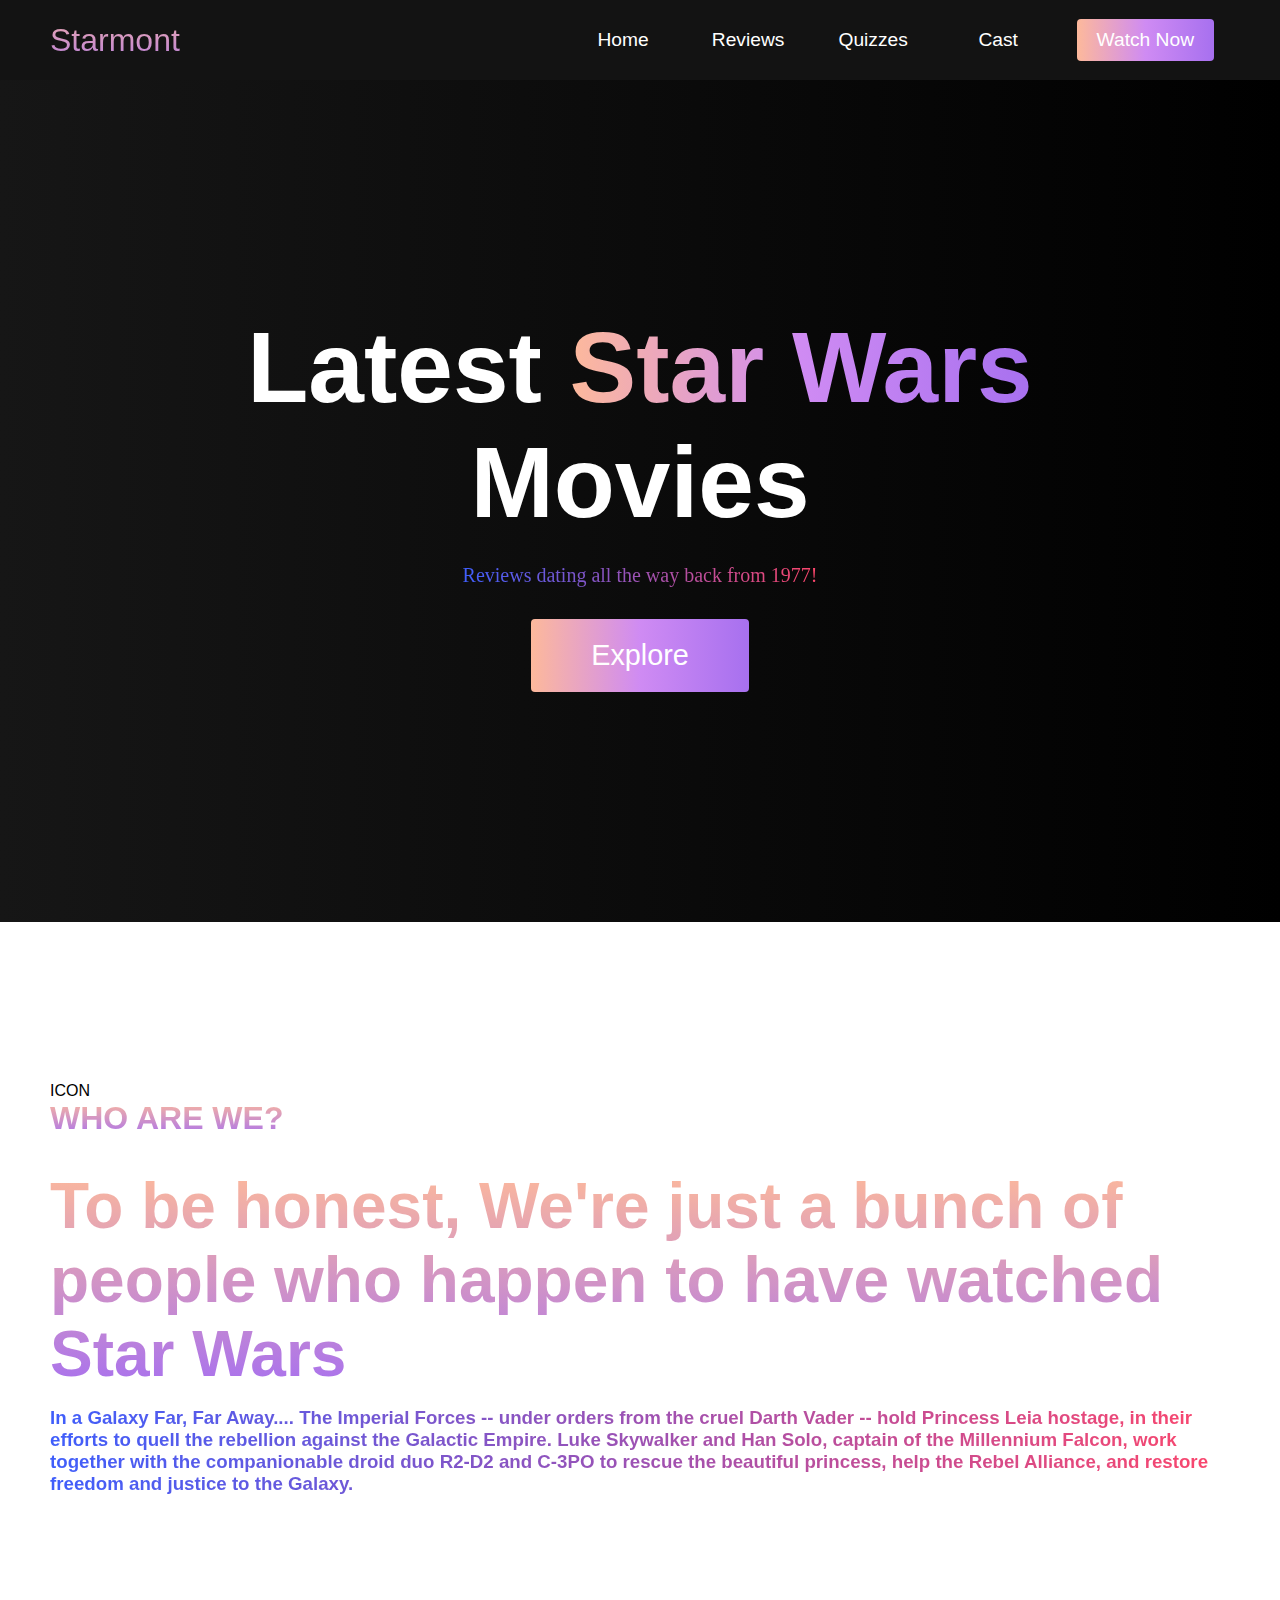
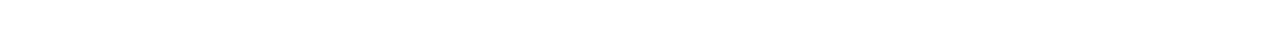
<file: index.html>
<!DOCTYPE html>
<html lang="en">
  <head>
    <meta charset="UTF-8" />
    <meta http-equiv="X-UA-Compatible" content="IE=edge" />
    <meta name="viewport" content="width=device-width, initial-scale=1.0" />
    <title>Movie Review Website</title>
    <link rel="stylesheet" href="styles.css" />
  </head>
  <body>
    <nav class="navbar">
        <div class="navbar__container">
            <a href="index.html" id="navbar__logo">Starmont</a>
            <div class="navbar__toggle" id="mobile-menu">
                <span class="bar"></span>
                <span class="bar"></span>
                <span class="bar"></span>
    
        </div>
        <ul class="navbar__menu">
            <li class="navbar__item">
                <a href="index.html" class="navbar__links" id="home-page">Home</a>
            </li>
            <li class="navbar__item">
                <a href="ratings.html" class="navbar__links" id="review-page">Reviews</a>
            </li>
            <li class="navbar__item">
                <a href="quiz.html" class="navbar__links" id="quiz-page">Quizzes</a>
            </li>
            <li class="navbar__item">
                <a href="cast.html" class="navbar__links" id="cast-page">Cast</a>
            </li>
            <li class="navbar__btn">
                <a href="https://www.mov.onl/search/label/Star%20Wars" class="button" id="watchnow">Watch Now</a>
            </li>
        </ul>
    </nav>
    <!--Hero Section-->
    <div class="hero" id="home">
        <div class="hero__container">
            <h1 class="hero__heading">Latest <span>Star Wars</span> Movies</h1>
            <p class = "hero__description">Reviews dating all the way back from 1977!</p>
            <button class="main__btn"><a href="ratings.html">Explore</a></button>
        </div>
    </div>
    <!--About Section-->
    <div class="main" id="about">
        <div class="main__container">
            <div class="main__img--container">
                <div class="main__image--card">ICON</div>
            </div>
            <div class="main__content">
                <h1>Who are we?</h1>
                <h2> To be honest, We're just a bunch of people who happen to have watched Star Wars</h2>
               <p> </p>
                <h3>In a Galaxy Far, Far Away.... The Imperial Forces -- under orders from the cruel Darth Vader -- hold Princess Leia hostage, in their efforts to quell the rebellion against the Galactic Empire. Luke Skywalker and Han Solo, captain of the Millennium Falcon, work together with the companionable droid duo R2-D2 and C-3PO to rescue the beautiful princess, help the Rebel Alliance, and restore freedom and justice to the Galaxy.</h3>
            </div>
        </div>
    </div>
   
    <script src="app.js"></script>
  </body>
</html>
</file>
<file: styles.css>
* {
    box-sizing: border-box;
    margin: 0;
    padding: 0;
    font-family: 'Kumbh Sans', sans-serif;
    scroll-behavior: smooth;
  }
  
  .navbar {
    background: #131313;
    height: 80px;
    display: flex;
    justify-content: center;
    align-items: center;
    font-size: 1.2rem;
    position: sticky;
    top: 0;
    z-index: 999;
  }
  
  .navbar__container {
    display: flex;
    justify-content: space-between;
    height: 80px;
    z-index: 1;
    width: 100%;
    max-width: 1300px;
    margin: 0 auto;
    padding: 0 50px;
  }
  
  #navbar__logo {
    background-color:  #761aef;
    background-image: linear-gradient(to top,  #A770EF 0%, #FDB99B 100%);
    background-size: 100%;
    -webkit-background-clip: text;
    -moz-background-clip: text;
    -webkit-text-fill-color: transparent;
    -moz-text-fill-color: transparent;
    display: flex;
    align-items: center;
    cursor: pointer;
    text-decoration: none;
    font-size: 2rem;
  }
  
  .navbar__menu {
    display: flex;
    align-items: center;
    list-style: none;
  }
  
  .navbar__item {
    height: 80px;
  }
  
  .navbar__links {
    color: #fff;
    display: flex;
    align-items: center;
    justify-content: center;
    width: 125px;
    text-decoration: none;
    height: 100%;
    transition: all 0.3s ease;
  }
  
  .navbar__btn {
    display: flex;
    justify-content: center;
    align-items: center;
    padding: 0 1rem;
    width: 100%;
  }
  
  .button {
    display: flex;
    justify-content: center;
    align-items: center;
    text-decoration: none;
    padding: 10px 20px;
    height: 100%;
    width: 100%;
    border: none;
    outline: none;
    border-radius: 4px;
    background: #A770EF;  /* fallback for old browsers */
    background: -webkit-linear-gradient(to right, #FDB99B, #CF8BF3, #A770EF);  /* Chrome 10-25, Safari 5.1-6 */
    background: linear-gradient(to right, #FDB99B, #CF8BF3, #A770EF); /* W3C, IE 10+/ Edge, Firefox 16+, Chrome 26+, Opera 12+, Safari 7+ */
    
    color: #fff;
    transition: all 0.3s ease;
  }
  
  .navbar__links:hover {
    color: #9518fc;
    transition: all 0.3s ease;
  }
  
  @media screen and (max-width: 960px) {
    .navbar__container {
      display: flex;
      justify-content: space-between;
      height: 80px;
      z-index: 1;
      width: 100%;
      max-width: 1300px;
      padding: 0;
    }
  
    .navbar__menu {
      display: grid;
      grid-template-columns: auto;
      margin: 0;
      width: 100%;
      position: absolute;
      top: -1000px;
      opacity: 1;
      transition: all 0.5s ease;
      z-index: -1;
    }
  
    .navbar__menu.active {
      background: #131313;
      top: 100%;
      opacity: 1;
      transition: all 0.5s ease;
      z-index: 99;
      height: 60vh;
      font-size: 1.6rem;
    }
  
    #navbar__logo {
      padding-left: 25px;
    }
  
    .navbar__toggle .bar {
      width: 25px;
      height: 3px;
      margin: 5px auto;
      transition: all 0.3s ease-in-out;
      background: #fff;
    }
  
    .navbar__item {
      width: 100%;
    }
  
    .navbar__links {
      text-align: center;
      padding: 2rem;
      width: 100%;
      display: table;
    }
  
    .navbar__btn {
      padding-bottom: 2rem;
    }
  
    .button {
      display: flex;
      justify-content: center;
      align-items: center;
      width: 80%;
      height: 80px;
      margin: 0;
    }
  
    #mobile-menu {
      position: absolute;
      top: 20%;
      right: 5%;
      transform: translate(5%, 20%);
    }
  
    .navbar__toggle .bar {
      display: block;
      cursor: pointer;
    }
  
    #mobile-menu.is-active .bar:nth-child(2) {
      opacity: 0;
    }
  
    #mobile-menu.is-active .bar:nth-child(1) {
      transform: translateY(8px) rotate(45deg);
    }
  
    #mobile-menu.is-active .bar:nth-child(3) {
      transform: translateY(-8px) rotate(-45deg);
    }
  }

/*Hero Section */
.hero {
    background: #000000;
    background: linear-gradient(to right, #161616, #000000);
    padding: 200px 0 ;
}
.hero__container {
    display: flex;
    flex-direction: column;
    justify-content: center;
    align-items: center;
    max-width: 1200px;
    margin: 0 auto;
    height:90% ;
    text-align:center;
    padding: 30px;



}

.hero__heading {
    font-size: 100px;
    margin-bottom: 24px;
    color: #fff;
    
}

.hero__heading span {
    background: #A770EF;  /* fallback for old browsers */
    background: -webkit-linear-gradient(to right, #FDB99B, #CF8BF3, #A770EF);  /* Chrome 10-25, Safari 5.1-6 */
    background: linear-gradient(to right, #FDB99B, #CF8BF3, #A770EF); /* W3C, IE 10+/ Edge, Firefox 16+, Chrome 26+, Opera 12+, Safari 7+ */
    background-size:100%;
    -webkit-background-clip: text;
    -moz-background-clip: text;
    -webkit-text-fill-color: transparent;
    -moz-text-fill-color: transparent;
}

.hero__description {
    font-size: 20px;
    font-family: fantasy;
    background: #FC466B;  /* fallback for old browsers */
background: -webkit-linear-gradient(to right, #3F5EFB, #FC466B);  /* Chrome 10-25, Safari 5.1-6 */
background: linear-gradient(to right, #3F5EFB, #FC466B); /* W3C, IE 10+/ Edge, Firefox 16+, Chrome 26+, Opera 12+, Safari 7+ */
 background-size:100%;
-webkit-background-clip: text;
-moz-background-clip: text;
-webkit-text-fill-color: transparent;
-moz-text-fill-color: transparent;

}
    

.highlight {
  border-bottom: 4px solid 4px solid rgb(132, 0, 255)
}

@media screen and (max-width: 768px) {
  .hero__heading{
    font-size: 60px;
  }
  .hero_description{
    font-size: 15px;
  }
}

.main {
  background-image: url(https://graffitiwallpaper.com/pics/listings/337_landscape.jpg);
  padding: 10rem 0;
}
.main__container {
  display: grid;
  grid-template-columns: lfr 1fr;
  align-items: center;
  justify-content: center;
  margin: 0 auto;
  height: 90%;
  z-index: 1;
  width: 100%;
  max-width: 1300px;
  padding:  0 50px;

}
.main__content {
  color: #fff;
  width: 100%;

}

.main__content h1{
  font-size: 2rem;
  background-color:  #761aef;
  background-image: linear-gradient(to top,  #A770EF 0%, #FDB99B 100%);
  background-size: 100%;
  -webkit-background-clip: text;
  -moz-background-clip: text;
  -webkit-text-fill-color: transparent;
  -moz-text-fill-color: transparent;
  text-transform: uppercase;
  margin-bottom: 32px;


}

.main__content h2 {
  font-size: 4rem;
  background-color:  #761aef;
  background-image: linear-gradient(to top,  #A770EF 0%, #FDB99B 100%);
  background-size: 100%;
  -webkit-background-clip: text;
  -moz-background-clip: text;
  -webkit-text-fill-color: transparent;
  -moz-text-fill-color: transparent;
}
/*Temporary h5 css code*/
.main__content h3 {
background: #FC466B;  /* fallback for old browsers */
background: -webkit-linear-gradient(to right, #3F5EFB, #FC466B);  /* Chrome 10-25, Safari 5.1-6 */
background: linear-gradient(to right, #3F5EFB, #FC466B); /* W3C, IE 10+/ Edge, Firefox 16+, Chrome 26+, Opera 12+, Safari 7+ */
background-size:100%;
-webkit-background-clip: text;
-moz-background-clip: text;
-webkit-text-fill-color: transparent;
-moz-text-fill-color: transparent;
}

.main__content p {
  margin-top: 1rem;
  font-size: 2rem;
  font-weight: 700;

}
.main__btn { 
  font-size: 1.8rem;
  background: #A770EF;  /* fallback for old browsers */
    background: -webkit-linear-gradient(to right, #FDB99B, #CF8BF3, #A770EF);  /* Chrome 10-25, Safari 5.1-6 */
    background: linear-gradient(to right, #FDB99B, #CF8BF3, #A770EF); /* W3C, IE 10+/ Edge, Firefox 16+, Chrome 26+, Opera 12+, Safari 7+ */
    padding: 20px 60px;
    border: none;
    border-radius: 4px;
    margin-top: 2rem;
    cursor: pointer;
    position: relative;
    transition: all 0.35s;
    outline: none;



}
.main__btn a {
  position: relative;
  z-index: 2;
  color :#fff;
  text-decoration: none;

}

.main__btn:after {
  position: absolute;
  content: ' ';
  top: 0;
  left: 0;
  width: 0;
  height: 10;
  background: #A770EF;
  transition: all 0.35s;
  border-radius: 4px;

}
.main_btn:hover {
  color: #fff;
}
.main_btn:hover:after {
  width: 100%;
}
html
{ 
    cursor: url('assets/lightsabercursor.cur'), default;
}

body {
    cursor: url('assets/lightsabercursor.cur'), default;
}
</file>
